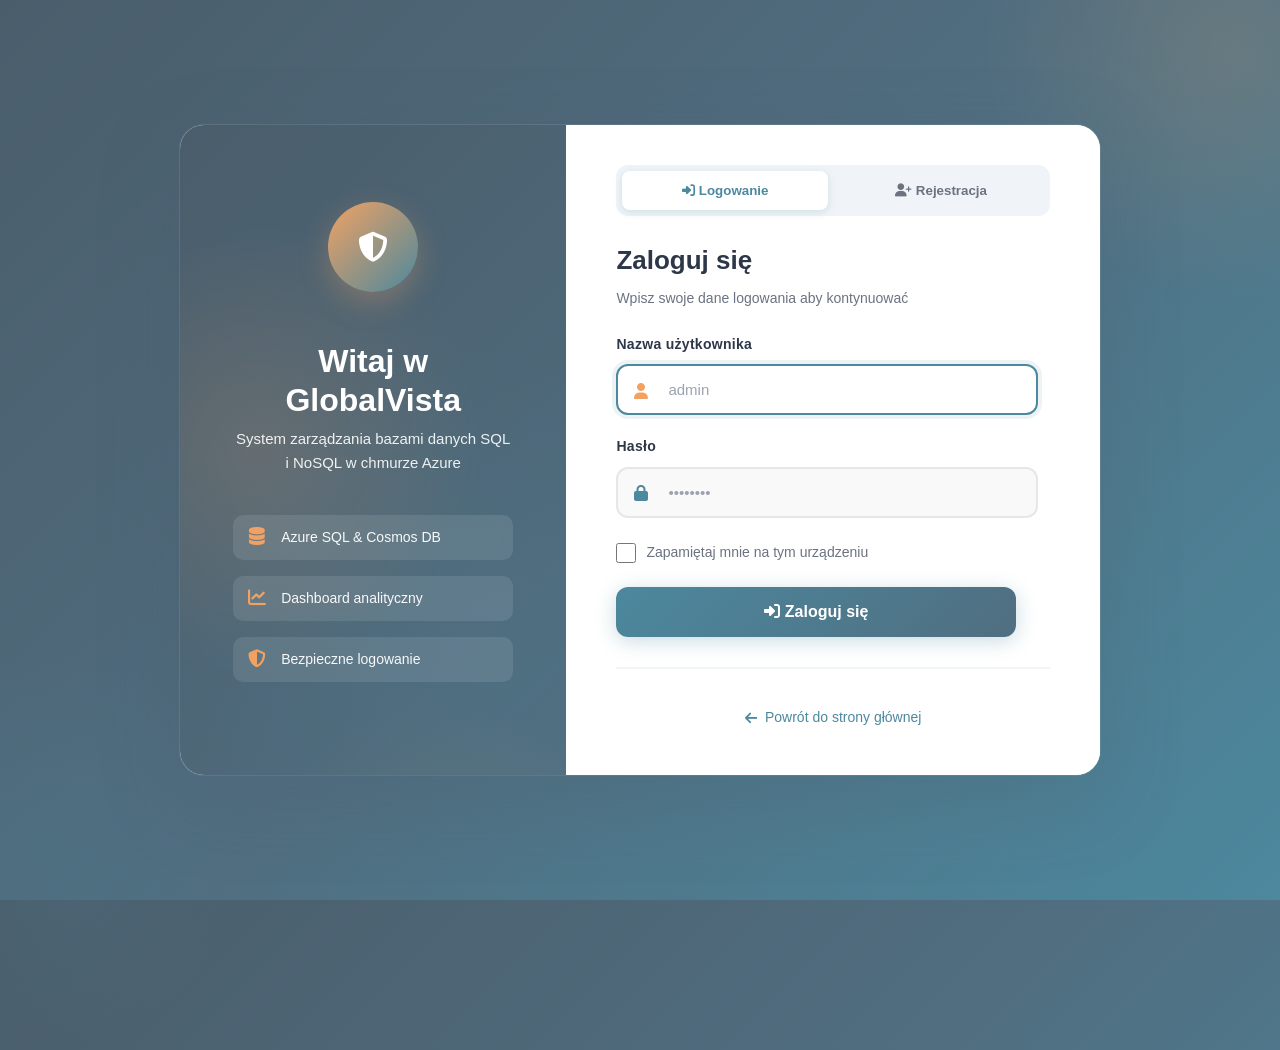
<file: src/web/login.html>
<!DOCTYPE html>
<html lang="pl">
<head>
    <meta charset="UTF-8">
    <meta name="viewport" content="width=device-width, initial-scale=1.0">
    <title>Logowanie - GlobalVista</title>
    <link href="tailwind.css" rel="stylesheet">
    <link href="login.css" rel="stylesheet">
    <link rel="stylesheet" href="https://cdnjs.cloudflare.com/ajax/libs/font-awesome/6.4.0/css/all.min.css">
</head>
<body>
    <div class="toast-container" id="toastContainer"></div>
    
    <div class="login-container">
        <div class="login-header">
            <div class="logo-circle">
                <i class="fas fa-shield-alt text-white text-3xl"></i>
            </div>
            
            <div class="welcome-text">
                <h1>Witaj w<br>GlobalVista</h1>
                <p>System zarządzania bazami danych SQL i NoSQL w chmurze Azure</p>
            </div>
            
            <div class="feature-list">
                <div class="feature-item">
                    <i class="fas fa-database"></i>
                    <span>Azure SQL & Cosmos DB</span>
                </div>
                <div class="feature-item">
                    <i class="fas fa-chart-line"></i>
                    <span>Dashboard analityczny</span>
                </div>
                <div class="feature-item">
                    <i class="fas fa-shield-alt"></i>
                    <span>Bezpieczne logowanie</span>
                </div>
            </div>
        </div>
        
        <div class="login-body">
            <div style="display: flex; gap: 10px; margin-bottom: 25px; border-radius: 12px; background: #f0f4f8; padding: 6px;">
                <button id="switchToLogin" class="switch-btn active" onclick="switchMode('login')" style="flex: 1; padding: 12px; border: none; background: white; color: var(--primary); font-weight: 600; border-radius: 8px; cursor: pointer; transition: all 0.3s; box-shadow: 0 2px 8px rgba(76, 136, 158, 0.2);">
                    <i class="fas fa-sign-in-alt"></i> Logowanie
                </button>
                <button id="switchToRegister" class="switch-btn" onclick="switchMode('register')" style="flex: 1; padding: 12px; border: none; background: transparent; color: #6b7280; font-weight: 600; border-radius: 8px; cursor: pointer; transition: all 0.3s;">
                    <i class="fas fa-user-plus"></i> Rejestracja
                </button>
            </div>

            <div id="loginPanel">
                <h2 class="login-title">Zaloguj się</h2>
                <p class="login-subtitle">Wpisz swoje dane logowania aby kontynuować</p>
                
                <div id="alertBox" class="alert"></div>
                
                <form id="loginForm">
                    <div class="form-group">
                        <label class="form-label" for="username">
                            Nazwa użytkownika
                        </label>
                        <div class="input-icon">
                            <input 
                                type="text" 
                                id="username" 
                                name="username" 
                                class="form-input" 
                                placeholder="admin"
                                required
                                autocomplete="username"
                            >
                            <i class="fas fa-user"></i>
                        </div>
                    </div>
                    
                    <div class="form-group">
                        <label class="form-label" for="password">
                            Hasło
                        </label>
                        <div class="input-icon">
                            <input 
                                type="password" 
                                id="password" 
                                name="password" 
                                class="form-input" 
                                placeholder="••••••••"
                                required
                                autocomplete="current-password"
                            >
                            <i class="fas fa-lock"></i>
                        </div>
                    </div>
                    
                    <div class="checkbox-group">
                        <input type="checkbox" id="remember" name="remember">
                        <label for="remember">Zapamiętaj mnie na tym urządzeniu</label>
                    </div>
                    
                    <button type="submit" id="loginBtn" class="btn-login">
                        <i class="fas fa-sign-in-alt"></i> Zaloguj się
                    </button>
                </form>
            </div>

            <div id="registerPanel" style="display: none;">
                <h2 class="login-title">Utwórz konto</h2>
                <p class="login-subtitle">Wybierz typ konta, które chcesz utworzyć</p>
                
                <div id="alertBoxRegister" class="alert"></div>

                <div style="display: flex; gap: 12px; margin-bottom: 20px;">
                    <button id="btnUserType" class="account-type-btn active" onclick="selectAccountType('user')" style="flex: 1; padding: 14px; border: 2px solid var(--primary); background: var(--primary); color: white; font-weight: 600; border-radius: 10px; cursor: pointer; transition: all 0.3s;">
                        <i class="fas fa-user" style="font-size: 20px; display: block; margin-bottom: 6px;"></i>
                        <span style="font-size: 13px;">Zwykły Użytkownik</span>
                    </button>
                    <button id="btnAdminType" class="account-type-btn" onclick="selectAccountType('admin')" style="flex: 1; padding: 14px; border: 2px solid #e5e7eb; background: white; color: #6b7280; font-weight: 600; border-radius: 10px; cursor: pointer; transition: all 0.3s;">
                        <i class="fas fa-user-shield" style="font-size: 20px; display: block; margin-bottom: 6px;"></i>
                        <span style="font-size: 13px;">Administrator</span>
                    </button>
                </div>
                
                <form id="registerForm">
                    <div class="form-group">
                        <label class="form-label" for="regUsername">
                            Nazwa użytkownika <span style="color: #ef4444;">*</span>
                        </label>
                        <div class="input-icon">
                            <input 
                                type="text" 
                                id="regUsername" 
                                class="form-input" 
                                placeholder="min. 3 znaki"
                                required
                                minlength="3"
                            >
                            <i class="fas fa-user"></i>
                        </div>
                    </div>

                    <div class="form-group">
                        <label class="form-label" for="regEmail">
                            Email (opcjonalnie)
                        </label>
                        <div class="input-icon">
                            <input 
                                type="email" 
                                id="regEmail" 
                                class="form-input" 
                                placeholder="twoj@email.com"
                            >
                            <i class="fas fa-envelope"></i>
                        </div>
                        <div id="emailValidation" style="margin-top: 8px; font-size: 12px; display: none;"></div>
                    </div>
                    
                    <div class="form-group">
                        <label class="form-label" for="regPassword">
                            Hasło <span style="color: #ef4444;">*</span>
                        </label>
                        <div class="input-icon">
                            <input 
                                type="password" 
                                id="regPassword" 
                                class="form-input" 
                                placeholder="min. 8 znaków"
                                required
                                minlength="8"
                            >
                            <i class="fas fa-lock"></i>
                        </div>
                        <div id="passwordStrength" style="margin-top: 8px; display: none;">
                            <div style="display: flex; gap: 4px; height: 4px; margin-bottom: 8px;">
                                <div id="strengthBar1" class="strength-bar"></div>
                                <div id="strengthBar2" class="strength-bar"></div>
                                <div id="strengthBar3" class="strength-bar"></div>
                                <div id="strengthBar4" class="strength-bar"></div>
                            </div>
                            <p id="strengthText" style="font-size: 12px; color: #6b7280;"></p>
                        </div>
                        <div id="passwordRequirements" style="margin-top: 8px; font-size: 12px; display: none;">
                            <div id="req-length" style="color: #9ca3af; margin-bottom: 4px;">
                                <i class="fas fa-circle" style="font-size: 6px;"></i> Min. 8 znaków
                            </div>
                            <div id="req-uppercase" style="color: #9ca3af; margin-bottom: 4px;">
                                <i class="fas fa-circle" style="font-size: 6px;"></i> Wielka litera
                            </div>
                            <div id="req-lowercase" style="color: #9ca3af; margin-bottom: 4px;">
                                <i class="fas fa-circle" style="font-size: 6px;"></i> Mała litera
                            </div>
                            <div id="req-number" style="color: #9ca3af; margin-bottom: 4px;">
                                <i class="fas fa-circle" style="font-size: 6px;"></i> Cyfra
                            </div>
                            <div id="req-special" style="color: #9ca3af;">
                                <i class="fas fa-circle" style="font-size: 6px;"></i> Znak specjalny (!@#$%^&*)
                            </div>
                        </div>
                    </div>

                    <div class="form-group">
                        <label class="form-label" for="regPasswordConfirm">
                            Potwierdź hasło <span style="color: #ef4444;">*</span>
                        </label>
                        <div class="input-icon">
                            <input 
                                type="password" 
                                id="regPasswordConfirm" 
                                class="form-input" 
                                placeholder="Powtórz hasło"
                                required
                            >
                            <i class="fas fa-lock"></i>
                        </div>
                        <div id="passwordMatch" style="margin-top: 8px; font-size: 12px; display: none;"></div>
                    </div>

                    <div id="adminVerification" style="display: none; border: 2px solid #fbbf24; background: #fef3c7; border-radius: 10px; padding: 14px; margin-bottom: 16px;">
                        <div style="display: flex; align-items: center; gap: 8px; margin-bottom: 10px; color: #92400e;">
                            <i class="fas fa-shield-alt" style="font-size: 18px;"></i>
                            <strong style="font-size: 14px;">Weryfikacja uprawnień administratora</strong>
                        </div>
                        <p style="font-size: 12px; color: #78350f; margin-bottom: 14px;">Aby utworzyć konto administratora, podaj dane logowania istniejącego administratora:</p>
                        
                        <div class="form-group" style="margin-bottom: 10px; max-width: 300px;">
                            <label class="form-label" for="adminUsername" style="font-size: 13px; margin-bottom: 6px;">
                                Login administratora
                            </label>
                            <div class="input-icon">
                                <input 
                                    type="text" 
                                    id="adminUsername" 
                                    class="form-input" 
                                    placeholder="Nazwa użytkownika admina"
                                    style="padding: 12px 15px 12px 45px; font-size: 14px;"
                                >
                                <i class="fas fa-user-shield"></i>
                            </div>
                        </div>

                        <div class="form-group" style="margin-bottom: 0; max-width: 300px;">
                            <label class="form-label" for="adminPassword" style="font-size: 13px; margin-bottom: 6px;">
                                Hasło administratora
                            </label>
                            <div class="input-icon">
                                <input 
                                    type="password" 
                                    id="adminPassword" 
                                    class="form-input" 
                                    placeholder="Hasło admina"
                                    style="padding: 12px 15px 12px 45px; font-size: 14px;"
                                >
                                <i class="fas fa-key"></i>
                            </div>
                        </div>
                    </div>
                    
                    <button type="submit" id="registerBtn" class="btn-login">
                        <i class="fas fa-user-plus"></i> Utwórz konto
                    </button>
                </form>
            </div>
            
            <div class="footer-links">
                <a href="index.html">
                    <i class="fas fa-arrow-left"></i>
                    <span>Powrót do strony głównej</span>
                </a>
            </div>
        </div>
    </div>

    <script>
        function showToast(type, title, message, duration = 5000) {
            const container = document.getElementById('toastContainer');
            
            const toast = document.createElement('div');
            toast.className = `toast ${type}`;
            
            const iconMap = {
                success: 'fa-check-circle',
                error: 'fa-exclamation-circle'
            };
            
            toast.innerHTML = `
                <div class="toast-icon">
                    <i class="fas ${iconMap[type]}"></i>
                </div>
                <div class="toast-content">
                    <div class="toast-title">${title}</div>
                    <div class="toast-message">${message}</div>
                </div>
                <div class="toast-close" onclick="closeToast(this)">
                    <i class="fas fa-times"></i>
                </div>
            `;
            
            container.appendChild(toast);
            
            setTimeout(() => {
                closeToast(toast.querySelector('.toast-close'));
            }, duration);
        }
        
        function closeToast(closeBtn) {
            const toast = closeBtn.closest('.toast');
            toast.classList.add('hiding');
            setTimeout(() => toast.remove(), 300);
        }
        
        const loginForm = document.getElementById('loginForm');
        const registerForm = document.getElementById('registerForm');
        const loginBtn = document.getElementById('loginBtn');
        const registerBtn = document.getElementById('registerBtn');
        const alertBox = document.getElementById('alertBox');
        const alertBoxRegister = document.getElementById('alertBoxRegister');
        
        let selectedAccountType = 'user';
        
        function checkPasswordStrength(password) {
            let strength = 0;
            const requirements = {
                length: password.length >= 8,
                uppercase: /[A-Z]/.test(password),
                lowercase: /[a-z]/.test(password),
                number: /[0-9]/.test(password),
                special: /[!@#$%^&*()_+\-=\[\]{};':"\\|,.<>\/?]/.test(password)
            };
            
            if (requirements.length) strength++;
            if (requirements.uppercase) strength++;
            if (requirements.lowercase) strength++;
            if (requirements.number) strength++;
            if (requirements.special) strength++;
            
            return { strength, requirements };
        }
        
        function updatePasswordStrengthUI(password) {
            const strengthDiv = document.getElementById('passwordStrength');
            const requirementsDiv = document.getElementById('passwordRequirements');
            const strengthText = document.getElementById('strengthText');
            const bars = [
                document.getElementById('strengthBar1'),
                document.getElementById('strengthBar2'),
                document.getElementById('strengthBar3'),
                document.getElementById('strengthBar4')
            ];
            
            if (!password) {
                strengthDiv.style.display = 'none';
                requirementsDiv.style.display = 'none';
                return;
            }
            
            strengthDiv.style.display = 'block';
            requirementsDiv.style.display = 'block';
            
            const { strength, requirements } = checkPasswordStrength(password);
            
            document.getElementById('req-length').style.color = requirements.length ? '#10b981' : '#9ca3af';
            document.getElementById('req-length').innerHTML = `<i class="fas ${requirements.length ? 'fa-check-circle' : 'fa-circle'}" style="font-size: ${requirements.length ? '12px' : '6px'};"></i> Min. 8 znaków`;
            
            document.getElementById('req-uppercase').style.color = requirements.uppercase ? '#10b981' : '#9ca3af';
            document.getElementById('req-uppercase').innerHTML = `<i class="fas ${requirements.uppercase ? 'fa-check-circle' : 'fa-circle'}" style="font-size: ${requirements.uppercase ? '12px' : '6px'};"></i> Wielka litera`;
            
            document.getElementById('req-lowercase').style.color = requirements.lowercase ? '#10b981' : '#9ca3af';
            document.getElementById('req-lowercase').innerHTML = `<i class="fas ${requirements.lowercase ? 'fa-check-circle' : 'fa-circle'}" style="font-size: ${requirements.lowercase ? '12px' : '6px'};"></i> Mała litera`;
            
            document.getElementById('req-number').style.color = requirements.number ? '#10b981' : '#9ca3af';
            document.getElementById('req-number').innerHTML = `<i class="fas ${requirements.number ? 'fa-check-circle' : 'fa-circle'}" style="font-size: ${requirements.number ? '12px' : '6px'};"></i> Cyfra`;
            
            document.getElementById('req-special').style.color = requirements.special ? '#10b981' : '#9ca3af';
            document.getElementById('req-special').innerHTML = `<i class="fas ${requirements.special ? 'fa-check-circle' : 'fa-circle'}" style="font-size: ${requirements.special ? '12px' : '6px'};"></i> Znak specjalny (!@#$%^&*)`;
            
            bars.forEach(bar => {
                bar.className = 'strength-bar';
            });
            
            if (strength >= 1) {
                bars[0].classList.add('weak');
                strengthText.textContent = 'Słabe hasło';
                strengthText.style.color = '#ef4444';
            }
            if (strength >= 2) {
                bars[1].classList.add('weak');
            }
            if (strength >= 3) {
                bars[0].classList.remove('weak');
                bars[0].classList.add('medium');
                bars[1].classList.remove('weak');
                bars[1].classList.add('medium');
                bars[2].classList.add('medium');
                strengthText.textContent = 'Średnie hasło';
                strengthText.style.color = '#f59e0b';
            }
            if (strength >= 4) {
                bars[0].classList.remove('medium');
                bars[0].classList.add('good');
                bars[1].classList.remove('medium');
                bars[1].classList.add('good');
                bars[2].classList.remove('medium');
                bars[2].classList.add('good');
                bars[3].classList.add('good');
                strengthText.textContent = 'Dobre hasło';
                strengthText.style.color = '#10b981';
            }
            if (strength === 5) {
                bars.forEach(bar => {
                    bar.classList.remove('good');
                    bar.classList.add('strong');
                });
                strengthText.textContent = 'Bardzo silne hasło!';
                strengthText.style.color = '#059669';
            }
        }
        
        function validateEmail(email) {
            const emailRegex = /^[^\s@]+@[^\s@]+\.[^\s@]+$/;
            return emailRegex.test(email);
        }
        
        function checkPasswordMatch() {
            const password = document.getElementById('regPassword').value;
            const passwordConfirm = document.getElementById('regPasswordConfirm').value;
            const matchDiv = document.getElementById('passwordMatch');
            
            if (!passwordConfirm) {
                matchDiv.style.display = 'none';
                return;
            }
            
            matchDiv.style.display = 'block';
            
            if (password === passwordConfirm) {
                matchDiv.innerHTML = '<i class="fas fa-check-circle" style="color: #10b981;"></i> <span style="color: #10b981;">Hasła są zgodne</span>';
            } else {
                matchDiv.innerHTML = '<i class="fas fa-times-circle" style="color: #ef4444;"></i> <span style="color: #ef4444;">Hasła nie są zgodne</span>';
            }
        }
        
        document.getElementById('regPassword').addEventListener('input', function() {
            updatePasswordStrengthUI(this.value);
            if (document.getElementById('regPasswordConfirm').value) {
                checkPasswordMatch();
            }
        });
        
        document.getElementById('regPasswordConfirm').addEventListener('input', function() {
            checkPasswordMatch();
        });
        
        document.getElementById('regEmail').addEventListener('blur', function() {
            const email = this.value.trim();
            const validationDiv = document.getElementById('emailValidation');
            
            if (!email) {
                validationDiv.style.display = 'none';
                return;
            }
            
            validationDiv.style.display = 'block';
            
            if (validateEmail(email)) {
                validationDiv.innerHTML = '<i class="fas fa-check-circle" style="color: #10b981;"></i> <span style="color: #10b981;">Email poprawny</span>';
            } else {
                validationDiv.innerHTML = '<i class="fas fa-times-circle" style="color: #ef4444;"></i> <span style="color: #ef4444;">Nieprawidłowy format email</span>';
            }
        });
        
        function showAlert(message, type = 'error', boxId = 'alertBox') {
            const box = document.getElementById(boxId);
            box.innerHTML = `<i class="fas fa-${type === 'error' ? 'exclamation-circle' : 'check-circle'}"></i> ${message}`;
            box.className = `alert alert-${type}`;
            box.style.display = 'block';
            
            setTimeout(() => {
                box.style.display = 'none';
            }, 5000);
        }
        
        function setLoading(button, loading, originalText, loadingText) {
            button.disabled = loading;
            if (loading) {
                button.innerHTML = `<span class="loading-spinner"></span> ${loadingText}`;
            } else {
                button.innerHTML = originalText;
            }
        }
        
        function switchMode(mode) {
            const loginPanel = document.getElementById('loginPanel');
            const registerPanel = document.getElementById('registerPanel');
            const switchToLogin = document.getElementById('switchToLogin');
            const switchToRegister = document.getElementById('switchToRegister');
            
            if (mode === 'login') {
                loginPanel.style.display = 'block';
                registerPanel.style.display = 'none';
                switchToLogin.classList.add('active');
                switchToRegister.classList.remove('active');
                switchToLogin.style.background = 'white';
                switchToLogin.style.color = 'var(--primary)';
                switchToLogin.style.boxShadow = '0 2px 8px rgba(76, 136, 158, 0.2)';
                switchToRegister.style.background = 'transparent';
                switchToRegister.style.color = '#6b7280';
                switchToRegister.style.boxShadow = 'none';
            } else {
                loginPanel.style.display = 'none';
                registerPanel.style.display = 'block';
                switchToLogin.classList.remove('active');
                switchToRegister.classList.add('active');
                switchToRegister.style.background = 'white';
                switchToRegister.style.color = 'var(--primary)';
                switchToRegister.style.boxShadow = '0 2px 8px rgba(76, 136, 158, 0.2)';
                switchToLogin.style.background = 'transparent';
                switchToLogin.style.color = '#6b7280';
                switchToLogin.style.boxShadow = 'none';
            }
        }
        
        function selectAccountType(type) {
            selectedAccountType = type;
            const btnUser = document.getElementById('btnUserType');
            const btnAdmin = document.getElementById('btnAdminType');
            const adminVerification = document.getElementById('adminVerification');
            
            if (type === 'user') {
                btnUser.style.border = '2px solid var(--primary)';
                btnUser.style.background = 'var(--primary)';
                btnUser.style.color = 'white';
                btnUser.classList.add('active');
                
                btnAdmin.style.border = '2px solid #e5e7eb';
                btnAdmin.style.background = 'white';
                btnAdmin.style.color = '#6b7280';
                btnAdmin.classList.remove('active');
                
                adminVerification.style.display = 'none';
                document.getElementById('adminUsername').removeAttribute('required');
                document.getElementById('adminPassword').removeAttribute('required');
            } else {
                btnAdmin.style.border = '2px solid #dc2626';
                btnAdmin.style.background = '#dc2626';
                btnAdmin.style.color = 'white';
                btnAdmin.classList.add('active');
                
                btnUser.style.border = '2px solid #e5e7eb';
                btnUser.style.background = 'white';
                btnUser.style.color = '#6b7280';
                btnUser.classList.remove('active');
                
                adminVerification.style.display = 'block';
                document.getElementById('adminUsername').setAttribute('required', 'required');
                document.getElementById('adminPassword').setAttribute('required', 'required');
            }
        }
        
        loginForm.addEventListener('submit', async (e) => {
            e.preventDefault();
            
            const username = document.getElementById('username').value.trim();
            const password = document.getElementById('password').value;
            const remember = document.getElementById('remember').checked;
            
            if (!username || !password) {
                showAlert('Proszę wypełnić wszystkie pola', 'error');
                return;
            }
            
            setLoading(loginBtn, true, '<i class="fas fa-sign-in-alt"></i> Zaloguj się', 'Logowanie...');
            
            try {
                const response = await fetch('/api/auth/login', {
                    method: 'POST',
                    headers: {
                        'Content-Type': 'application/json'
                    },
                    body: JSON.stringify({
                        username: username,
                        password: password,
                        remember: remember
                    })
                });
                
                const data = await response.json();
                
                if (response.ok && data.success) {
                    showAlert('Logowanie pomyślne! Przekierowywanie...', 'success');
                    showToast('success', 'Witaj!', `Pomyślnie zalogowano jako ${username}`);
                    
                    setTimeout(() => {
                        // Przekieruj w zależności od roli
                        if (data.user.role === 'admin') {
                            window.location.href = '/admin.html';
                        } else {
                            window.location.href = '/dashboard.html';
                        }
                    }, 1000);
                } else {
                    showAlert(data.message || 'Nieprawidłowe dane logowania', 'error');
                    showToast('error', 'Błąd logowania', data.message || 'Nieprawidłowe dane logowania');
                    setLoading(loginBtn, false, '<i class="fas fa-sign-in-alt"></i> Zaloguj się', 'Logowanie...');
                }
            } catch (error) {
                console.error('Login error:', error);
                showAlert('Błąd połączenia z serwerem', 'error');
                setLoading(loginBtn, false, '<i class="fas fa-sign-in-alt"></i> Zaloguj się', 'Logowanie...');
            }
        });
        
        registerForm.addEventListener('submit', async (e) => {
            e.preventDefault();
            
            const username = document.getElementById('regUsername').value.trim();
            const email = document.getElementById('regEmail').value.trim();
            const password = document.getElementById('regPassword').value;
            const passwordConfirm = document.getElementById('regPasswordConfirm').value;
            
            if (username.length < 3) {
                showAlert('Nazwa użytkownika musi mieć co najmniej 3 znaki', 'error', 'alertBoxRegister');
                return;
            }
            
            if (password.length < 8) {
                showAlert('Hasło musi mieć co najmniej 8 znaków', 'error', 'alertBoxRegister');
                return;
            }
            
            const { strength, requirements } = checkPasswordStrength(password);
            if (!requirements.length) {
                showAlert('Hasło musi mieć co najmniej 8 znaków', 'error', 'alertBoxRegister');
                return;
            }
            if (!requirements.uppercase) {
                showAlert('Hasło musi zawierać co najmniej jedną wielką literę', 'error', 'alertBoxRegister');
                return;
            }
            if (!requirements.lowercase) {
                showAlert('Hasło musi zawierać co najmniej jedną małą literę', 'error', 'alertBoxRegister');
                return;
            }
            if (!requirements.number) {
                showAlert('Hasło musi zawierać co najmniej jedną cyfrę', 'error', 'alertBoxRegister');
                return;
            }
            if (!requirements.special) {
                showAlert('Hasło musi zawierać co najmniej jeden znak specjalny (!@#$%^&*)', 'error', 'alertBoxRegister');
                return;
            }
            
            if (password !== passwordConfirm) {
                showAlert('Hasła nie są identyczne!', 'error', 'alertBoxRegister');
                return;
            }
            
            if (email && !validateEmail(email)) {
                showAlert('Podaj prawidłowy adres email lub pozostaw pole puste', 'error', 'alertBoxRegister');
                return;
            }
            
            if (selectedAccountType === 'admin') {
                const adminUser = document.getElementById('adminUsername').value.trim();
                const adminPass = document.getElementById('adminPassword').value;
                
                if (!adminUser || !adminPass) {
                    showAlert('Podaj login i hasło istniejącego administratora', 'error', 'alertBoxRegister');
                    return;
                }
            }
            
            setLoading(registerBtn, true, '<i class="fas fa-user-plus"></i> Utwórz konto', 'Tworzenie konta...');
            
            try {
                const endpoint = selectedAccountType === 'admin' 
                    ? '/api/auth/register-admin' 
                    : '/api/auth/register';
                
                const payload = {
                    username: username,
                    password: password,
                    email: email || null
                };
                
                if (selectedAccountType === 'admin') {
                    payload.admin_username = document.getElementById('adminUsername').value.trim();
                    payload.admin_password = document.getElementById('adminPassword').value;
                }
                
                const response = await fetch(endpoint, {
                    method: 'POST',
                    headers: {
                        'Content-Type': 'application/json'
                    },
                    body: JSON.stringify(payload)
                });
                
                const data = await response.json();
                
                if (response.ok && data.success) {
                    showAlert(`Konto utworzone! Możesz się teraz zalogować.`, 'success', 'alertBoxRegister');
                    showToast('success', 'Konto utworzone!', `Użytkownik ${username} został pomyślnie zarejestrowany`);
                    
                    setTimeout(() => {
                        // Przełącz na panel logowania i wypełnij nazwę użytkownika
                        switchMode('login');
                        document.getElementById('username').value = username;
                        document.getElementById('password').focus();
                        
                        // Wyczyść formularz rejestracji
                        registerForm.reset();
                        selectAccountType('user');
                    }, 2000);
                } else {
                    showAlert(data.message || 'Błąd podczas tworzenia konta', 'error', 'alertBoxRegister');
                    showToast('error', 'Błąd rejestracji', data.message || 'Nie udało się utworzyć konta');
                    setLoading(registerBtn, false, '<i class="fas fa-user-plus"></i> Utwórz konto', 'Tworzenie konta...');
                }
            } catch (error) {
                console.error('Register error:', error);
                showAlert('Błąd połączenia z serwerem', 'error', 'alertBoxRegister');
                setLoading(registerBtn, false, '<i class="fas fa-user-plus"></i> Utwórz konto', 'Tworzenie konta...');
            }
        });
        
        document.getElementById('username').focus();
        
        document.getElementById('username').addEventListener('keypress', (e) => {
            if (e.key === 'Enter') {
                e.preventDefault();
                document.getElementById('password').focus();
            }
        });
    </script>
</body>
</html>
</file>
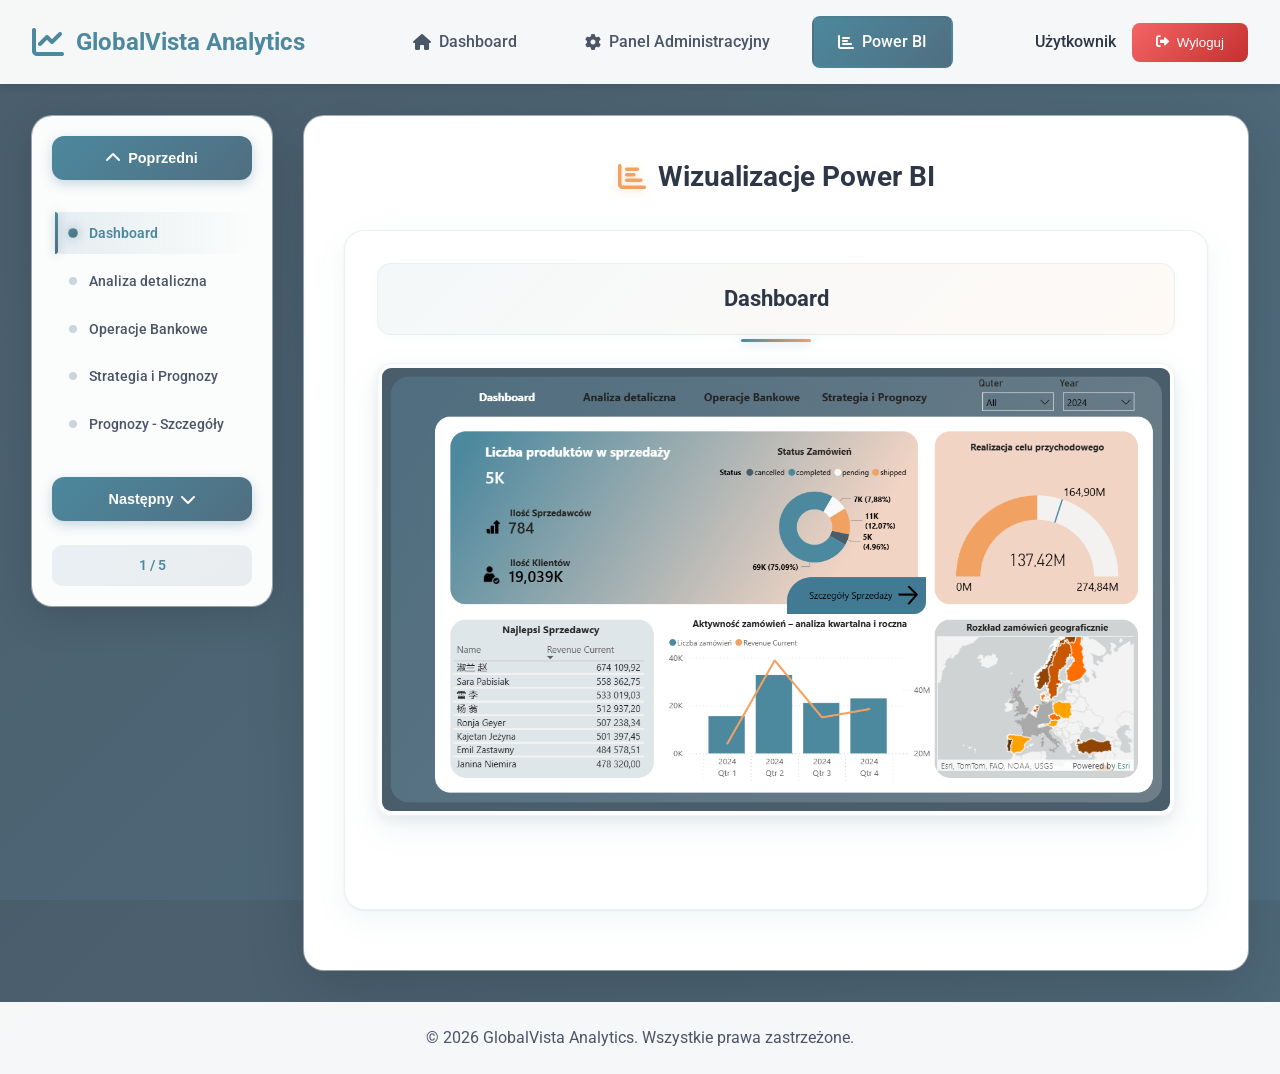
<file: src/web/powerbi.html>
<!DOCTYPE html>
<html lang="pl">
<head>
    <meta charset="UTF-8">
    <meta name="viewport" content="width=device-width, initial-scale=1.0">
    <title>Wizualizacje Power BI - GlobalVista</title>
    <link rel="stylesheet" href="tailwind.css">
    <link href="https://fonts.googleapis.com/css2?family=Roboto:wght@300;400;700&display=swap" rel="stylesheet">
    <link rel="stylesheet" href="https://cdnjs.cloudflare.com/ajax/libs/font-awesome/6.0.0-beta3/css/all.min.css">
    <link rel="stylesheet" href="powerbi.css">
</head>
<body>
    <!-- Header -->
    <header class="header">
        <div class="header-content">
            <div class="logo">
                <i class="fas fa-chart-line"></i>
                <span>GlobalVista Analytics</span>
            </div>
            <nav class="nav-menu">
                <a href="dashboard.html" class="nav-link">
                    <i class="fas fa-home"></i>
                    Dashboard
                </a>
                <a href="admin.html" class="nav-link">
                    <i class="fas fa-cog"></i>
                    Panel Administracyjny
                </a>
                <a href="powerbi.html" class="nav-link active">
                    <i class="fas fa-chart-bar"></i>
                    Power BI
                </a>
            </nav>
            <div class="user-info">
                <span id="username">Użytkownik</span>
                <button onclick="logout()" class="logout-btn">
                    <i class="fas fa-sign-out-alt"></i>
                    Wyloguj
                </button>
            </div>
        </div>
    </header>

    <!-- Main Content -->
    <main class="main-content">
        <div style="display: flex; gap: 2rem; align-items: flex-start;">
            <!-- Left Sidebar - Controls (outside white container) -->
            <div class="gallery-controls">
                <button class="control-btn prev-btn" onclick="previousSlide()">
                    <i class="fas fa-chevron-up"></i>
                    Poprzedni
                </button>
                
                <div class="slide-indicators">
                    <div class="indicator-item active" onclick="goToSlide(0)" data-name="Dashboard">
                        <span class="indicator-dot"></span>
                        <span class="indicator-text">Dashboard</span>
                    </div>
                    <div class="indicator-item" onclick="goToSlide(1)" data-name="Analiza detaliczna">
                        <span class="indicator-dot"></span>
                        <span class="indicator-text">Analiza detaliczna</span>
                    </div>
                    <div class="indicator-item" onclick="goToSlide(2)" data-name="Operacje Bankowe">
                        <span class="indicator-dot"></span>
                        <span class="indicator-text">Operacje Bankowe</span>
                    </div>
                    <div class="indicator-item" onclick="goToSlide(3)" data-name="Strategia i Prognozy">
                        <span class="indicator-dot"></span>
                        <span class="indicator-text">Strategia i Prognozy</span>
                    </div>
                    <div class="indicator-item" onclick="goToSlide(4)" data-name="Prognozy - Szczegóły">
                        <span class="indicator-dot"></span>
                        <span class="indicator-text">Prognozy - Szczegóły</span>
                    </div>
                </div>

                <button class="control-btn next-btn" onclick="nextSlide()">
                    Następny
                    <i class="fas fa-chevron-down"></i>
                </button>
                
                <!-- Slide Counter -->
                <div class="slide-counter">
                    <span id="currentSlide">1</span> / <span id="totalSlides">5</span>
                </div>
            </div>

            <!-- Right Side - White Container with Gallery -->
            <div class="powerbi-container" style="flex: 1;">
                <div class="powerbi-header">
                    <h1>
                        <i class="fas fa-chart-bar"></i>
                        Wizualizacje Power BI
                    </h1>
                </div>

                <!-- Screenshot Gallery -->
                <div class="screenshot-gallery">
                <div class="screenshot-wrapper active" data-slide="0">
                    <div class="screenshot-card">
                        <div class="screenshot-title">Dashboard</div>
                        <img src="data_files/dashboard.png" alt="Power BI Dashboard" class="screenshot-img">
                    </div>
                </div>

                <div class="screenshot-wrapper" data-slide="1">
                    <div class="screenshot-card">
                        <div class="screenshot-title">Analiza detaliczna</div>
                        <img src="data_files/Analiza_detaliczna.png" alt="Power BI Analiza detaliczna" class="screenshot-img">
                    </div>
                </div>

                <div class="screenshot-wrapper" data-slide="2">
                    <div class="screenshot-card">
                        <div class="screenshot-title">Operacje Bankowe</div>
                        <img src="data_files/Operacje_Bankowe.png" alt="Power BI Operacje Bankowe" class="screenshot-img">
                    </div>
                </div>

                <div class="screenshot-wrapper" data-slide="3">
                    <div class="screenshot-card">
                        <div class="screenshot-title">Strategia i Prognozy</div>
                        <img src="data_files/strategia_i_prognozy.png" alt="Power BI Strategia i Prognozy" class="screenshot-img">
                    </div>
                </div>

                <div class="screenshot-wrapper" data-slide="4">
                    <div class="screenshot-card">
                        <div class="screenshot-title">Strategia i Prognozy - Szczegóły</div>
                        <img src="data_files/strategia_i_prognozy-szczegoly.png" alt="Power BI Strategia i Prognozy Szczegóły" class="screenshot-img">
                    </div>
                </div>
                </div>
            </div>
        </div>
    </main>

    <!-- Footer -->
    <footer class="footer">
        <p>&copy; 2026 GlobalVista Analytics. Wszystkie prawa zastrzeżone.</p>
    </footer>

    <script>
        let currentSlide = 0;
        const totalSlides = 5;

        function updateSlideDisplay() {
            // Hide all slides
            document.querySelectorAll('.screenshot-wrapper').forEach(wrapper => {
                wrapper.classList.remove('active');
            });

            // Show current slide
            const currentWrapper = document.querySelector(`.screenshot-wrapper[data-slide="${currentSlide}"]`);
            if (currentWrapper) {
                currentWrapper.classList.add('active');
            }

            // Update indicators
            document.querySelectorAll('.indicator-item').forEach((indicator, index) => {
                if (index === currentSlide) {
                    indicator.classList.add('active');
                } else {
                    indicator.classList.remove('active');
                }
            });

            // Update counter
            document.getElementById('currentSlide').textContent = currentSlide + 1;
        }

        function nextSlide() {
            currentSlide = (currentSlide + 1) % totalSlides;
            updateSlideDisplay();
        }

        function previousSlide() {
            currentSlide = (currentSlide - 1 + totalSlides) % totalSlides;
            updateSlideDisplay();
        }

        function goToSlide(slideNumber) {
            currentSlide = slideNumber;
            updateSlideDisplay();
        }

        // Keyboard navigation
        document.addEventListener('keydown', (e) => {
            if (e.key === 'ArrowLeft') {
                previousSlide();
            } else if (e.key === 'ArrowRight') {
                nextSlide();
            }
        });

        // Logout function
        function logout() {
            // Clear session
            sessionStorage.clear();
            localStorage.clear();
            // Redirect to login
            window.location.href = 'login.html';
        }

        // Load username from session
        window.addEventListener('DOMContentLoaded', () => {
            const username = sessionStorage.getItem('username') || 'Użytkownik';
            document.getElementById('username').textContent = username;
        });
    </script>
</body>
</html>
</file>
<file: src/web/login.css>
:root {
    --primary: #4C889E;
    --primary-dark: #4A5D6B;
    --primary-light: #506E80;
    --accent: #F1A263;
    --text-dark: #2d3748;
    --bg-light: #F9F9F9;
}

body {
    background: linear-gradient(135deg, #4A5D6B 0%, #506E80 50%, #4C889E 100%);
    min-height: 100vh;
    display: flex;
    align-items: center;
    justify-content: center;
    font-family: 'Segoe UI', Tahoma, Geneva, Verdana, sans-serif;
    position: relative;
    overflow: hidden;
    margin: 0;
}

body::before {
    content: '';
    position: absolute;
    width: 500px;
    height: 500px;
    background: radial-gradient(circle, rgba(241, 162, 99, 0.15) 0%, transparent 70%);
    border-radius: 50%;
    top: -200px;
    right: -200px;
    animation: float 20s infinite ease-in-out;
}

body::after {
    content: '';
    position: absolute;
    width: 400px;
    height: 400px;
    background: radial-gradient(circle, rgba(76, 136, 158, 0.15) 0%, transparent 70%);
    border-radius: 50%;
    bottom: -150px;
    left: -150px;
    animation: float 15s infinite ease-in-out reverse;
}

@keyframes float {
    0%, 100% { transform: translate(0, 0) scale(1); }
    50% { transform: translate(30px, -30px) scale(1.1); }
}

.login-container {
    background: rgba(255, 255, 255, 0.98);
    backdrop-filter: blur(10px);
    border-radius: 24px;
    box-shadow: 0 25px 80px rgba(74, 93, 107, 0.25), 0 0 0 1px rgba(255, 255, 255, 0.1);
    overflow: hidden;
    width: 100%;
    max-width: 920px;
    animation: slideIn 0.6s cubic-bezier(0.16, 1, 0.3, 1);
    position: relative;
    z-index: 10;
    display: grid;
    grid-template-columns: 42% 58%;
    height: 650px;
    max-height: 90vh;
}

@keyframes slideIn {
    from {
        opacity: 0;
        transform: translateY(-30px) scale(0.95);
    }
    to {
        opacity: 1;
        transform: translateY(0) scale(1);
    }
}

.login-header {
    background: linear-gradient(135deg, var(--primary-dark), var(--primary-light));
    padding: 60px 40px;
    display: flex;
    flex-direction: column;
    justify-content: center;
    align-items: center;
    text-align: center;
    color: white;
    position: relative;
    overflow: hidden;
}

.login-header::before {
    content: '';
    position: absolute;
    top: 0;
    left: 0;
    right: 0;
    height: 100%;
    background: 
        radial-gradient(circle at 20% 50%, rgba(241, 162, 99, 0.15) 0%, transparent 50%),
        radial-gradient(circle at 80% 80%, rgba(76, 136, 158, 0.15) 0%, transparent 50%);
    pointer-events: none;
}

.login-header::after {
    content: '';
    position: absolute;
    bottom: -50%;
    right: -20%;
    width: 400px;
    height: 400px;
    background: radial-gradient(circle, rgba(241, 162, 99, 0.1) 0%, transparent 70%);
    border-radius: 50%;
    animation: float 20s infinite ease-in-out;
}

.welcome-text {
    position: relative;
    z-index: 1;
    margin-top: 30px;
}

.welcome-text h1 {
    font-size: 32px;
    font-weight: 700;
    margin-bottom: 12px;
    line-height: 1.2;
}

.welcome-text p {
    font-size: 15px;
    opacity: 0.9;
    line-height: 1.6;
    max-width: 280px;
    margin: 0 auto;
}

.feature-list {
    position: relative;
    z-index: 1;
    margin-top: 40px;
    text-align: left;
    width: 100%;
    max-width: 280px;
}

.feature-item {
    display: flex;
    align-items: center;
    gap: 12px;
    margin-bottom: 16px;
    padding: 12px;
    background: rgba(255, 255, 255, 0.1);
    border-radius: 10px;
    backdrop-filter: blur(10px);
    transition: all 0.3s;
}

.feature-item:hover {
    background: rgba(255, 255, 255, 0.15);
    transform: translateX(5px);
}

.feature-item i {
    font-size: 18px;
    color: var(--accent);
    width: 24px;
    text-align: center;
}

.feature-item span {
    font-size: 14px;
    opacity: 0.95;
}

.logo-circle {
    width: 90px;
    height: 90px;
    border-radius: 50%;
    background: linear-gradient(135deg, var(--accent), var(--primary));
    margin: 0 auto 20px;
    display: flex;
    align-items: center;
    justify-content: center;
    box-shadow: 0 10px 30px rgba(241, 162, 99, 0.3);
    animation: pulse 2s infinite ease-in-out;
    position: relative;
    z-index: 1;
}

@keyframes pulse {
    0%, 100% { transform: scale(1); box-shadow: 0 10px 30px rgba(241, 162, 99, 0.3); }
    50% { transform: scale(1.05); box-shadow: 0 15px 40px rgba(241, 162, 99, 0.4); }
}

.login-header h1 {
    position: relative;
    z-index: 1;
    margin-bottom: 8px;
}

.login-header p {
    position: relative;
    z-index: 1;
}

.login-body {
    padding: 40px 50px;
    background: white;
    display: flex;
    flex-direction: column;
    overflow-y: auto;
    overflow-x: hidden;
    max-height: 650px;
}

.login-body::-webkit-scrollbar {
    width: 8px;
}

.login-body::-webkit-scrollbar-track {
    background: #f1f5f9;
    border-radius: 10px;
}

.login-body::-webkit-scrollbar-thumb {
    background: var(--primary-light);
    border-radius: 10px;
}

.login-body::-webkit-scrollbar-thumb:hover {
    background: var(--primary);
}

.login-title {
    margin-bottom: 8px;
    color: var(--text-dark);
    font-size: 26px;
    font-weight: 700;
}

.login-subtitle {
    margin-bottom: 25px;
    color: #6b7280;
    font-size: 14px;
}

.form-group {
    margin-bottom: 20px;
    max-width: 350px;
}

.form-label {
    display: block;
    margin-bottom: 10px;
    color: var(--text-dark);
    font-weight: 600;
    font-size: 14px;
    letter-spacing: 0.3px;
}

.form-input {
    width: 100%;
    padding: 15px 18px 15px 50px;
    border: 2px solid #e5e7eb;
    border-radius: 12px;
    font-size: 15px;
    transition: all 0.3s cubic-bezier(0.4, 0, 0.2, 1);
    background: var(--bg-light);
    color: var(--text-dark);
}

.form-input::placeholder {
    color: #9ca3af;
}

.form-input:hover {
    border-color: #d1d5db;
    background: white;
}

.form-input:focus {
    outline: none;
    border-color: var(--primary);
    background: white;
    box-shadow: 0 0 0 4px rgba(76, 136, 158, 0.1);
    transform: translateY(-1px);
}

.input-icon {
    position: relative;
}

.input-icon i {
    position: absolute;
    left: 18px;
    top: 50%;
    transform: translateY(-50%);
    color: var(--primary);
    font-size: 16px;
    transition: color 0.3s;
    pointer-events: none;
}

.input-icon .form-input:focus ~ i {
    color: var(--accent);
}

.btn-login {
    width: 100%;
    max-width: 400px;
    padding: 16px;
    background: linear-gradient(135deg, var(--primary) 0%, var(--primary-light) 100%);
    color: white;
    border: none;
    border-radius: 12px;
    font-size: 16px;
    font-weight: 600;
    cursor: pointer;
    transition: all 0.3s cubic-bezier(0.4, 0, 0.2, 1);
    box-shadow: 0 4px 20px rgba(76, 136, 158, 0.3);
    position: relative;
    overflow: hidden;
}

.btn-login::before {
    content: '';
    position: absolute;
    top: 0;
    left: -100%;
    width: 100%;
    height: 100%;
    background: linear-gradient(90deg, transparent, rgba(255, 255, 255, 0.2), transparent);
    transition: left 0.5s;
}

.btn-login:hover {
    transform: translateY(-2px);
    box-shadow: 0 6px 30px rgba(76, 136, 158, 0.4);
    background: linear-gradient(135deg, var(--primary-light) 0%, var(--primary) 100%);
}

.btn-login:hover::before {
    left: 100%;
}

.btn-login:active {
    transform: translateY(0);
}

.btn-login:disabled {
    background: linear-gradient(135deg, #9ca3af 0%, #6b7280 100%);
    cursor: not-allowed;
    transform: none;
    box-shadow: none;
}

.switch-btn {
    transition: all 0.3s cubic-bezier(0.4, 0, 0.2, 1);
}

.switch-btn:hover {
    opacity: 0.9;
}

.switch-btn.active {
    pointer-events: none;
}

.account-type-btn {
    transition: all 0.3s cubic-bezier(0.4, 0, 0.2, 1);
}

.account-type-btn:hover {
    transform: translateY(-2px);
    box-shadow: 0 4px 12px rgba(0, 0, 0, 0.1);
}

.account-type-btn.active {
    box-shadow: 0 4px 20px rgba(76, 136, 158, 0.3);
}

.alert {
    padding: 14px 18px;
    border-radius: 10px;
    margin-bottom: 24px;
    font-size: 14px;
    display: none;
    animation: fadeIn 0.4s cubic-bezier(0.16, 1, 0.3, 1);
    border-left: 4px solid;
}

@keyframes fadeIn {
    from { opacity: 0; transform: translateY(-10px); }
    to { opacity: 1; transform: translateY(0); }
}

.alert-error {
    background: linear-gradient(135deg, #fee2e2 0%, #fecaca 100%);
    color: #991b1b;
    border-color: #dc2626;
}

.alert-success {
    background: linear-gradient(135deg, #d1fae5 0%, #a7f3d0 100%);
    color: #065f46;
    border-color: #10b981;
}

.checkbox-group {
    display: flex;
    align-items: center;
    margin: 24px 0;
    gap: 10px;
    max-width: 400px;
}

.checkbox-group input[type="checkbox"] {
    width: 20px;
    height: 20px;
    cursor: pointer;
    accent-color: var(--primary);
    border-radius: 4px;
}

.checkbox-group label {
    cursor: pointer;
    color: #6b7280;
    font-size: 14px;
    user-select: none;
    transition: color 0.3s;
}

.checkbox-group:hover label {
    color: var(--text-dark);
}

.footer-links {
    text-align: center;
    margin-top: 30px;
    padding-top: 30px;
    border-top: 2px solid #f3f4f6;
}

.footer-links a {
    color: var(--primary);
    text-decoration: none;
    font-size: 14px;
    font-weight: 500;
    transition: all 0.3s;
    display: inline-flex;
    align-items: center;
    gap: 8px;
    padding: 8px 16px;
    border-radius: 8px;
}

.footer-links a:hover {
    color: var(--accent);
    background: var(--bg-light);
}

.footer-links a i {
    transition: transform 0.3s;
}

.footer-links a:hover i {
    transform: translateX(-3px);
}

.loading-spinner {
    display: inline-block;
    width: 16px;
    height: 16px;
    border: 2px solid rgba(255, 255, 255, 0.3);
    border-radius: 50%;
    border-top-color: #fff;
    animation: spin 0.8s linear infinite;
    margin-right: 10px;
}

@keyframes spin {
    to { transform: rotate(360deg); }
}

.form-input:focus {
    animation: glow 1.5s ease-in-out infinite alternate;
}

@keyframes glow {
    from { box-shadow: 0 0 0 4px rgba(76, 136, 158, 0.1); }
    to { box-shadow: 0 0 0 4px rgba(76, 136, 158, 0.2); }
}

@media (max-width: 768px) {
    .login-container {
        grid-template-columns: 1fr;
        max-width: 440px;
        height: auto;
        max-height: 90vh;
    }
    
    .login-header {
        padding: 40px 30px;
    }
    
    .welcome-text h1 {
        font-size: 26px;
    }
    
    .feature-list {
        display: none;
    }
    
    .login-body {
        padding: 35px 30px;
        max-height: 70vh;
    }
    
    .form-group {
        margin-bottom: 18px;
    }
}

@media (max-width: 500px) {
    .login-container {
        margin: 20px;
        max-width: calc(100% - 40px);
    }
    
    .login-body {
        padding: 35px 25px;
    }
    
    .logo-circle {
        width: 70px;
        height: 70px;
    }
    
    .logo-circle i {
        font-size: 28px;
    }
}

.toast-container {
    position: fixed;
    top: 20px;
    right: 20px;
    z-index: 9999;
    display: flex;
    flex-direction: column;
    gap: 10px;
}

.toast {
    min-width: 300px;
    padding: 16px 20px;
    background: white;
    border-radius: 8px;
    box-shadow: 0 4px 12px rgba(0,0,0,0.15);
    display: flex;
    align-items: center;
    gap: 12px;
    animation: slideIn 0.3s ease-out;
    border-left: 4px solid;
}

.toast.success {
    border-left-color: #10b981;
}

.toast.error {
    border-left-color: #ef4444;
}

.toast-icon {
    font-size: 24px;
    flex-shrink: 0;
}

.toast.success .toast-icon {
    color: #10b981;
}

.toast.error .toast-icon {
    color: #ef4444;
}

.toast.hiding {
    animation: slideOut 0.3s ease-in forwards;
}

.toast-content {
    flex: 1;
}

.toast-title {
    font-weight: 600;
    margin-bottom: 4px;
    color: #1f2937;
}

.toast-message {
    font-size: 14px;
    color: #6b7280;
}

.toast-close {
    cursor: pointer;
    color: #9ca3af;
    font-size: 18px;
    padding: 4px;
    transition: color 0.2s;
}

.toast-close:hover {
    color: #4b5563;
}

@keyframes slideInToast {
    from {
        transform: translateX(400px);
        opacity: 0;
    }
    to {
        transform: translateX(0);
        opacity: 1;
    }
}

@keyframes slideOut {
    from {
        transform: translateX(0);
        opacity: 1;
    }
    to {
        transform: translateX(400px);
        opacity: 0;
    }
}

.strength-bar {
    flex: 1;
    height: 4px;
    background: #e5e7eb;
    border-radius: 2px;
    transition: all 0.3s ease;
}

.strength-bar.weak {
    background: #ef4444;
}

.strength-bar.medium {
    background: #f59e0b;
}

.strength-bar.good {
    background: #10b981;
}

.strength-bar.strong {
    background: #059669;
}
</file>
<file: src/web/powerbi.css>
/* Power BI Page Styles */
* {
    margin: 0;
    padding: 0;
    box-sizing: border-box;
}

body {
    font-family: 'Roboto', sans-serif;
    background: linear-gradient(135deg, #4A5D6B, #506E80);
    min-height: 100vh;
    display: flex;
    flex-direction: column;
}

/* Header Styles */
.header {
    background: rgba(255, 255, 255, 0.95);
    box-shadow: 0 2px 10px rgba(0, 0, 0, 0.1);
    position: sticky;
    top: 0;
    z-index: 1000;
}

.header-content {
    max-width: 1400px;
    margin: 0 auto;
    padding: 1rem 2rem;
    display: flex;
    justify-content: space-between;
    align-items: center;
    gap: 2rem;
}

.logo {
    display: flex;
    align-items: center;
    gap: 0.75rem;
    font-size: 1.5rem;
    font-weight: 700;
    color: #4C889E;
}

.logo i {
    font-size: 2rem;
}

.nav-menu {
    display: flex;
    gap: 1rem;
    flex: 1;
    justify-content: center;
}

.nav-link {
    display: flex;
    align-items: center;
    gap: 0.5rem;
    padding: 0.75rem 1.5rem;
    background: transparent;
    border: 2px solid transparent;
    border-radius: 8px;
    color: #4a5568;
    text-decoration: none;
    font-weight: 500;
    transition: all 0.3s ease;
}

.nav-link:hover {
    background: #f7fafc;
    border-color: #F1A263;
    color: #F1A263;
    transform: translateY(-2px);
}

.nav-link.active {
    background: linear-gradient(135deg, #4C889E, #506E80);
    color: white;
    border-color: transparent;
}

.user-info {
    display: flex;
    align-items: center;
    gap: 1rem;
}

.user-info span {
    font-weight: 500;
    color: #2d3748;
}

.logout-btn {
    display: flex;
    align-items: center;
    gap: 0.5rem;
    padding: 0.75rem 1.5rem;
    background: linear-gradient(135deg, #f56565 0%, #c53030 100%);
    color: white;
    border: none;
    border-radius: 8px;
    cursor: pointer;
    font-weight: 500;
    transition: all 0.3s ease;
}

.logout-btn:hover {
    transform: translateY(-2px);
    box-shadow: 0 4px 12px rgba(245, 101, 101, 0.4);
}

/* Main Content */
.main-content {
    flex: 1;
    padding: 2rem;
    max-width: 1500px;
    width: 100%;
    margin: 0 auto;
}

.powerbi-container {
    background: white;
    border-radius: 20px;
    padding: 2.5rem;
    box-shadow: 0 20px 60px rgba(0, 0, 0, 0.15), 0 0 0 1px rgba(255, 255, 255, 0.5);
}

.powerbi-header {
    text-align: center;
    margin-bottom: 2rem;
}

.powerbi-header h1 {
    font-size: 1.75rem;
    color: #2d3748;
    margin-bottom: 0;
    display: flex;
    align-items: center;
    justify-content: center;
    gap: 0.75rem;
    font-weight: 700;
}

.powerbi-header h1 i {
    color: #F1A263;
    filter: drop-shadow(0 2px 4px rgba(241, 162, 99, 0.3));
}

.subtitle {
    font-size: 1.1rem;
    color: #718096;
}

/* Gallery Controls */
.gallery-controls {
    display: flex;
    flex-direction: column;
    gap: 1rem;
    padding: 1.25rem;
    background: rgba(255, 255, 255, 0.98);
    border-radius: 20px;
    min-width: 240px;
    box-shadow: 0 10px 40px rgba(0, 0, 0, 0.15), 0 0 0 1px rgba(255, 255, 255, 0.5);
    height: fit-content;
    position: sticky;
    top: 100px;
    backdrop-filter: blur(20px);
}

.control-btn {
    display: flex;
    align-items: center;
    justify-content: center;
    gap: 0.5rem;
    padding: 0.875rem;
    background: linear-gradient(135deg, #4C889E, #506E80);
    color: white;
    border: none;
    border-radius: 12px;
    cursor: pointer;
    font-size: 0.9rem;
    font-weight: 600;
    transition: all 0.3s cubic-bezier(0.4, 0, 0.2, 1);
    width: 100%;
    box-shadow: 0 4px 12px rgba(76, 136, 158, 0.3);
}

.control-btn:hover {
    transform: translateY(-2px);
    box-shadow: 0 8px 20px rgba(76, 136, 158, 0.4);
    background: linear-gradient(135deg, #5a9ab0, #5d7c90);
}

.control-btn:active {
    transform: translateY(0);
}

.control-btn i {
    font-size: 1rem;
}

.control-btn:hover i {
    transform: scale(1.1);
}

/* Slide Indicators */
.slide-indicators {
    display: flex;
    flex-direction: column;
    gap: 0.35rem;
    padding: 0.5rem 0;
    margin: 0.5rem 0;
}

.indicator-item {
    display: flex;
    align-items: center;
    gap: 0.75rem;
    padding: 0.75rem 0.875rem;
    border-radius: 10px;
    cursor: pointer;
    transition: all 0.3s cubic-bezier(0.4, 0, 0.2, 1);
    background: transparent;
    border-left: 3px solid transparent;
    position: relative;
}

.indicator-item::before {
    content: '';
    position: absolute;
    left: 0;
    top: 0;
    bottom: 0;
    width: 3px;
    background: transparent;
    border-radius: 0 3px 3px 0;
    transition: all 0.3s ease;
}

.indicator-item:hover {
    background: rgba(76, 136, 158, 0.08);
}

.indicator-item.active {
    background: linear-gradient(90deg, rgba(76, 136, 158, 0.12), transparent);
}

.indicator-item.active::before {
    background: linear-gradient(180deg, #4C889E, #506E80);
    box-shadow: 0 0 8px rgba(76, 136, 158, 0.5);
}

.indicator-dot {
    width: 8px;
    height: 8px;
    border-radius: 50%;
    background: #cbd5e0;
    transition: all 0.3s cubic-bezier(0.4, 0, 0.2, 1);
    flex-shrink: 0;
}

.indicator-item:hover .indicator-dot {
    background: #4C889E;
    transform: scale(1.3);
}

.indicator-item.active .indicator-dot {
    background: linear-gradient(135deg, #4C889E, #506E80);
    box-shadow: 0 0 10px rgba(76, 136, 158, 0.6);
    transform: scale(1.2);
}

.indicator-text {
    font-size: 0.875rem;
    color: #4a5568;
    font-weight: 500;
    transition: all 0.3s ease;
    line-height: 1.3;
}

.indicator-item.active .indicator-text {
    color: #4C889E;
    font-weight: 600;
}

.indicator-item:hover .indicator-text {
    color: #2d3748;
}

/* Screenshot Gallery */
.screenshot-gallery {
    position: relative;
    min-height: 700px;
    margin-bottom: 0;
}

.screenshot-wrapper {
    position: absolute;
    top: 0;
    left: 0;
    width: 100%;
    opacity: 0;
    transform: translateX(100px);
    transition: all 0.5s ease;
    pointer-events: none;
}

.screenshot-wrapper.active {
    opacity: 1;
    transform: translateX(0);
    pointer-events: all;
}

.screenshot-card {
    background: #ffffff;
    border-radius: 20px;
    padding: 2rem;
    border: 1px solid rgba(76, 136, 158, 0.12);
    min-height: 680px;
    display: flex;
    flex-direction: column;
    box-shadow: 
        0 1px 3px rgba(0, 0, 0, 0.05),
        0 10px 30px rgba(76, 136, 158, 0.08),
        inset 0 1px 0 rgba(255, 255, 255, 0.5);
    transition: all 0.4s cubic-bezier(0.4, 0, 0.2, 1);
    position: relative;
    overflow: hidden;
}

.screenshot-card::before {
    content: '';
    position: absolute;
    top: 0;
    left: 0;
    right: 0;
    height: 3px;
    background: linear-gradient(90deg, #4C889E 0%, #F1A263 100%);
    opacity: 0;
    transition: opacity 0.3s ease;
}

.screenshot-card:hover::before {
    opacity: 1;
}

.screenshot-card:hover {
    box-shadow: 
        0 2px 6px rgba(0, 0, 0, 0.06),
        0 15px 40px rgba(76, 136, 158, 0.12),
        inset 0 1px 0 rgba(255, 255, 255, 0.8);
    transform: translateY(-4px);
    border-color: rgba(76, 136, 158, 0.2);
}

.screenshot-title {
    font-size: 1.4rem;
    font-weight: 700;
    color: #2d3748;
    margin-bottom: 1.75rem;
    text-align: center;
    padding: 1.125rem 1.5rem;
    background: linear-gradient(135deg, 
        rgba(76, 136, 158, 0.06) 0%, 
        rgba(241, 162, 99, 0.06) 100%);
    border-radius: 14px;
    position: relative;
    border: 1px solid rgba(76, 136, 158, 0.08);
    box-shadow: 0 2px 8px rgba(76, 136, 158, 0.04);
}

.screenshot-title::after {
    content: '';
    position: absolute;
    bottom: -8px;
    left: 50%;
    transform: translateX(-50%);
    width: 70px;
    height: 3px;
    background: linear-gradient(90deg, #4C889E 0%, #F1A263 100%);
    border-radius: 3px;
    box-shadow: 0 2px 8px rgba(76, 136, 158, 0.3);
}

.screenshot-placeholder {
    min-height: 500px;
    display: flex;
    flex-direction: column;
    align-items: center;
    justify-content: center;
    background: linear-gradient(135deg, #e2e8f0 0%, #cbd5e0 100%);
    border-radius: 8px;
    border: 2px dashed #a0aec0;
    color: #4a5568;
}

.screenshot-placeholder i {
    font-size: 5rem;
    margin-bottom: 1rem;
    color: #718096;
}

.screenshot-placeholder p {
    font-size: 1.25rem;
    font-weight: 600;
    margin-bottom: 0.5rem;
}

.screenshot-placeholder small {
    font-size: 1rem;
    color: #718096;
}

.screenshot-img {
    width: 100%;
    height: auto;
    max-height: 700px;
    object-fit: contain;
    border-radius: 14px;
    box-shadow: 
        0 4px 12px rgba(0, 0, 0, 0.06),
        0 12px 32px rgba(76, 136, 158, 0.1),
        inset 0 1px 2px rgba(255, 255, 255, 0.5);
    transition: all 0.4s cubic-bezier(0.4, 0, 0.2, 1);
    border: 1px solid rgba(76, 136, 158, 0.08);
    background: linear-gradient(135deg, #fafbfc 0%, #ffffff 100%);
    padding: 4px;
}

.screenshot-img:hover {
    box-shadow: 
        0 6px 16px rgba(0, 0, 0, 0.08),
        0 16px 40px rgba(76, 136, 158, 0.15),
        inset 0 1px 2px rgba(255, 255, 255, 0.8);
    transform: scale(1.015);
    border-color: rgba(76, 136, 158, 0.15);
}

/* Slide Counter */
.slide-counter {
    text-align: center;
    font-size: 0.875rem;
    font-weight: 600;
    color: #4C889E;
    padding: 0.625rem 1rem;
    background: linear-gradient(135deg, rgba(76, 136, 158, 0.1), rgba(80, 110, 128, 0.1));
    border-radius: 10px;
    margin-top: 0.5rem;
}

/* Instructions */
.instructions {
    background: linear-gradient(135deg, #F9F9F9, #F1D4C4);
    border-radius: 12px;
    padding: 2rem;
    border-left: 5px solid #F1A263;
}

.instructions h3 {
    font-size: 1.5rem;
    color: #2d3748;
    margin-bottom: 1rem;
    display: flex;
    align-items: center;
    gap: 0.75rem;
}

.instructions h3 i {
    color: #F1A263;
}

.instructions ul {
    list-style: none;
    padding-left: 0;
}

.instructions li {
    padding: 0.75rem 0;
    color: #4a5568;
    font-size: 1rem;
    line-height: 1.6;
    border-bottom: 1px solid #cbd5e0;
}

.instructions li:last-child {
    border-bottom: none;
}

.instructions li:before {
    content: "▸";
    color: #F1A263;
    font-weight: bold;
    margin-right: 0.75rem;
}

.instructions strong {
    color: #2d3748;
    font-weight: 600;
}

.instructions code {
    background: #2d3748;
    color: #68d391;
    padding: 0.2rem 0.5rem;
    border-radius: 4px;
    font-family: 'Courier New', monospace;
    font-size: 0.9rem;
}

/* Footer */
.footer {
    background: rgba(255, 255, 255, 0.95);
    padding: 1.5rem 2rem;
    text-align: center;
    color: #4a5568;
    margin-top: auto;
}

/* Responsive Design */

/* Średnie ekrany - zmniejszenie elementów */
@media (max-width: 1200px) {
    .main-content {
        padding: 1.5rem 1rem;
    }
    
    .gallery-controls {
        min-width: 200px;
    }
    
    .screenshot-img {
        max-height: 550px;
    }
    
    .screenshot-card {
        min-height: 580px;
    }
}

/* Tablety - panel przechodzi na górę */
@media (max-width: 1024px) {
    .header-content {
        flex-direction: column;
        gap: 1rem;
        padding: 1rem;
    }

    .nav-menu {
        width: 100%;
        justify-content: center;
        flex-wrap: wrap;
        gap: 0.5rem;
    }
    
    .nav-link {
        padding: 0.625rem 1.25rem;
        font-size: 0.9rem;
    }

    .main-content {
        padding: 1.5rem 1rem;
    }
    
    /* Layout zmienia się na kolumnowy */
    .main-content > div:first-child {
        flex-direction: column !important;
        gap: 1.5rem !important;
    }
    
    /* Panel kontrolny na górze */
    .gallery-controls {
        position: relative;
        top: auto;
        min-width: 100%;
        max-width: 100%;
        display: grid;
        grid-template-columns: auto 1fr auto;
        grid-template-rows: auto auto;
        align-items: center;
        padding: 1rem 1.25rem;
        gap: 0.75rem 1rem;
    }
    
    /* Przyciski - kompaktowe */
    .control-btn {
        padding: 0.625rem 1rem;
        font-size: 0.85rem;
        min-width: auto;
    }
    
    .control-btn:first-child {
        grid-column: 1;
        grid-row: 1;
    }
    
    .control-btn:last-child {
        grid-column: 3;
        grid-row: 1;
    }
    
    /* Licznik na środku */
    .slide-counter {
        grid-column: 2;
        grid-row: 1;
        justify-self: center;
        margin: 0;
        padding: 0.4rem 0.875rem;
        font-size: 0.8rem;
    }
    
    /* Wskaźniki na całej szerokości pod spodem */
    .slide-indicators {
        grid-column: 1 / -1;
        grid-row: 2;
        display: flex !important;
        flex-direction: row !important;
        justify-content: space-between;
        gap: 0.5rem !important;
        padding: 0.75rem 0 0 0;
        margin: 0.5rem 0 0 0;
        border-top: 1px solid rgba(76, 136, 158, 0.15);
    }
    
    .indicator-item {
        flex: 1;
        flex-direction: column;
        align-items: center;
        justify-content: center;
        padding: 0.5rem 0.25rem;
        gap: 0.4rem;
        border-left: none;
        border-bottom: 2px solid transparent;
        border-radius: 6px;
        min-width: 0;
    }
    
    .indicator-item::before {
        display: none;
    }
    
    .indicator-item.active {
        background: linear-gradient(180deg, rgba(76, 136, 158, 0.12), rgba(76, 136, 158, 0.05));
        border-bottom: 2px solid #4C889E;
    }
    
    .indicator-dot {
        width: 10px;
        height: 10px;
    }
    
    .indicator-text {
        font-size: 0.7rem;
        text-align: center;
        line-height: 1.2;
        word-break: break-word;
        hyphens: auto;
    }
    
    /* Kontener galerii */
    .powerbi-container {
        width: 100% !important;
        flex: 1 !important;
    }
    
    .powerbi-header h1 {
        font-size: 1.5rem;
    }
    
    .screenshot-gallery {
        min-height: 500px;
    }
    
    .screenshot-card {
        min-height: 480px;
    }
    
    .screenshot-img {
        max-height: 450px;
    }
}

/* Małe tablety i duże telefony */
@media (max-width: 768px) {
    .main-content {
        padding: 1rem;
    }

    .powerbi-container {
        padding: 1.5rem;
        border-radius: 16px;
    }

    .powerbi-header {
        margin-bottom: 1.5rem;
        padding-bottom: 1rem;
    }

    .powerbi-header h1 {
        font-size: 1.25rem;
        gap: 0.5rem;
    }
    
    .powerbi-header h1 i {
        font-size: 1.1rem;
    }

    .gallery-controls {
        padding: 0.875rem 1rem;
        gap: 0.625rem 0.875rem;
    }

    .control-btn {
        padding: 0.5rem 0.875rem;
        font-size: 0.8rem;
    }
    
    .control-btn i {
        font-size: 0.85rem;
    }
    
    .slide-counter {
        padding: 0.375rem 0.75rem;
        font-size: 0.75rem;
    }
    
    .slide-indicators {
        gap: 0.4rem !important;
        padding-top: 0.625rem;
        margin-top: 0.5rem;
    }
    
    .indicator-item {
        padding: 0.4rem 0.2rem;
    }
    
    .indicator-text {
        font-size: 0.65rem;
    }
    
    .indicator-dot {
        width: 8px;
        height: 8px;
    }

    .screenshot-gallery {
        min-height: 400px;
    }
    
    .screenshot-card {
        min-height: 380px;
        padding: 1.25rem;
    }
    
    .screenshot-title {
        font-size: 1.15rem;
        padding: 0.75rem 1rem;
        margin-bottom: 1.25rem;
    }
    
    .screenshot-img {
        max-height: 350px;
    }

    .screenshot-placeholder {
        min-height: 300px;
    }

    .screenshot-placeholder i {
        font-size: 3rem;
    }

    .instructions {
        padding: 1rem;
    }
}

/* Średnie telefony */
@media (max-width: 600px) {
    .gallery-controls {
        display: flex;
        flex-direction: column;
        gap: 0.75rem;
        padding: 0.875rem;
    }
    
    .control-btn {
        width: 100%;
        order: unset;
    }
    
    .control-btn:first-child {
        order: 1;
    }
    
    .control-btn:last-child {
        order: 3;
    }
    
    .slide-counter {
        order: 2;
        width: 100%;
        justify-self: stretch;
    }
    
    .slide-indicators {
        order: 4;
        border-top: none;
        padding-top: 0;
        margin-top: 0;
        flex-wrap: wrap;
        gap: 0.375rem !important;
    }
    
    .indicator-item {
        flex: 0 0 calc(50% - 0.1875rem);
        padding: 0.5rem 0.25rem;
    }
    
    .indicator-text {
        font-size: 0.7rem;
        white-space: nowrap;
        overflow: hidden;
        text-overflow: ellipsis;
    }
}

/* Małe telefony */
@media (max-width: 480px) {
    .header-content {
        padding: 0.75rem;
    }

    .nav-link {
        padding: 0.5rem 0.75rem;
        font-size: 0.8rem;
    }
    
    .nav-link span {
        display: none;
    }
    
    .nav-link i {
        font-size: 1.1rem;
    }
    
    .main-content {
        padding: 0.75rem;
    }

    .powerbi-container {
        padding: 1rem;
        border-radius: 12px;
    }

    .powerbi-header h1 {
        font-size: 1.1rem;
    }
    
    .gallery-controls {
        padding: 0.75rem;
        border-radius: 10px;
        gap: 0.625rem;
    }
    
    .control-btn {
        font-size: 0.75rem;
        padding: 0.5rem 0.75rem;
    }
    
    .control-btn i {
        font-size: 0.85rem;
    }
    
    .slide-counter {
        font-size: 0.7rem;
        padding: 0.375rem 0.625rem;
    }
    
    .slide-indicators {
        gap: 0.3rem !important;
    }
    
    .indicator-item {
        flex: 0 0 calc(50% - 0.15rem);
        padding: 0.375rem 0.25rem;
    }
    
    .indicator-dot {
        width: 6px;
        height: 6px;
    }
    
    .indicator-text {
        font-size: 0.6rem;
    }
    
    .screenshot-card {
        min-height: 300px;
        padding: 1rem;
    }
    
    .screenshot-title {
        font-size: 1rem;
        padding: 0.625rem 0.75rem;
        margin-bottom: 1rem;
    }
    
    .screenshot-title::after {
        width: 40px;
        height: 2px;
    }
    
    .screenshot-img {
        max-height: 280px;
    }
    
    .screenshot-gallery {
        min-height: 320px;
    }
}

/* Bardzo małe telefony */
@media (max-width: 360px) {
    .powerbi-header h1 {
        font-size: 1rem;
        flex-direction: column;
    }
    
    .indicator-item {
        flex: 0 0 100%;
    }
    
    .screenshot-img {
        max-height: 240px;
    }
    
    .screenshot-card {
        min-height: 270px;
    }
    
    .screenshot-gallery {
        min-height: 290px;
    }
}
</file>
